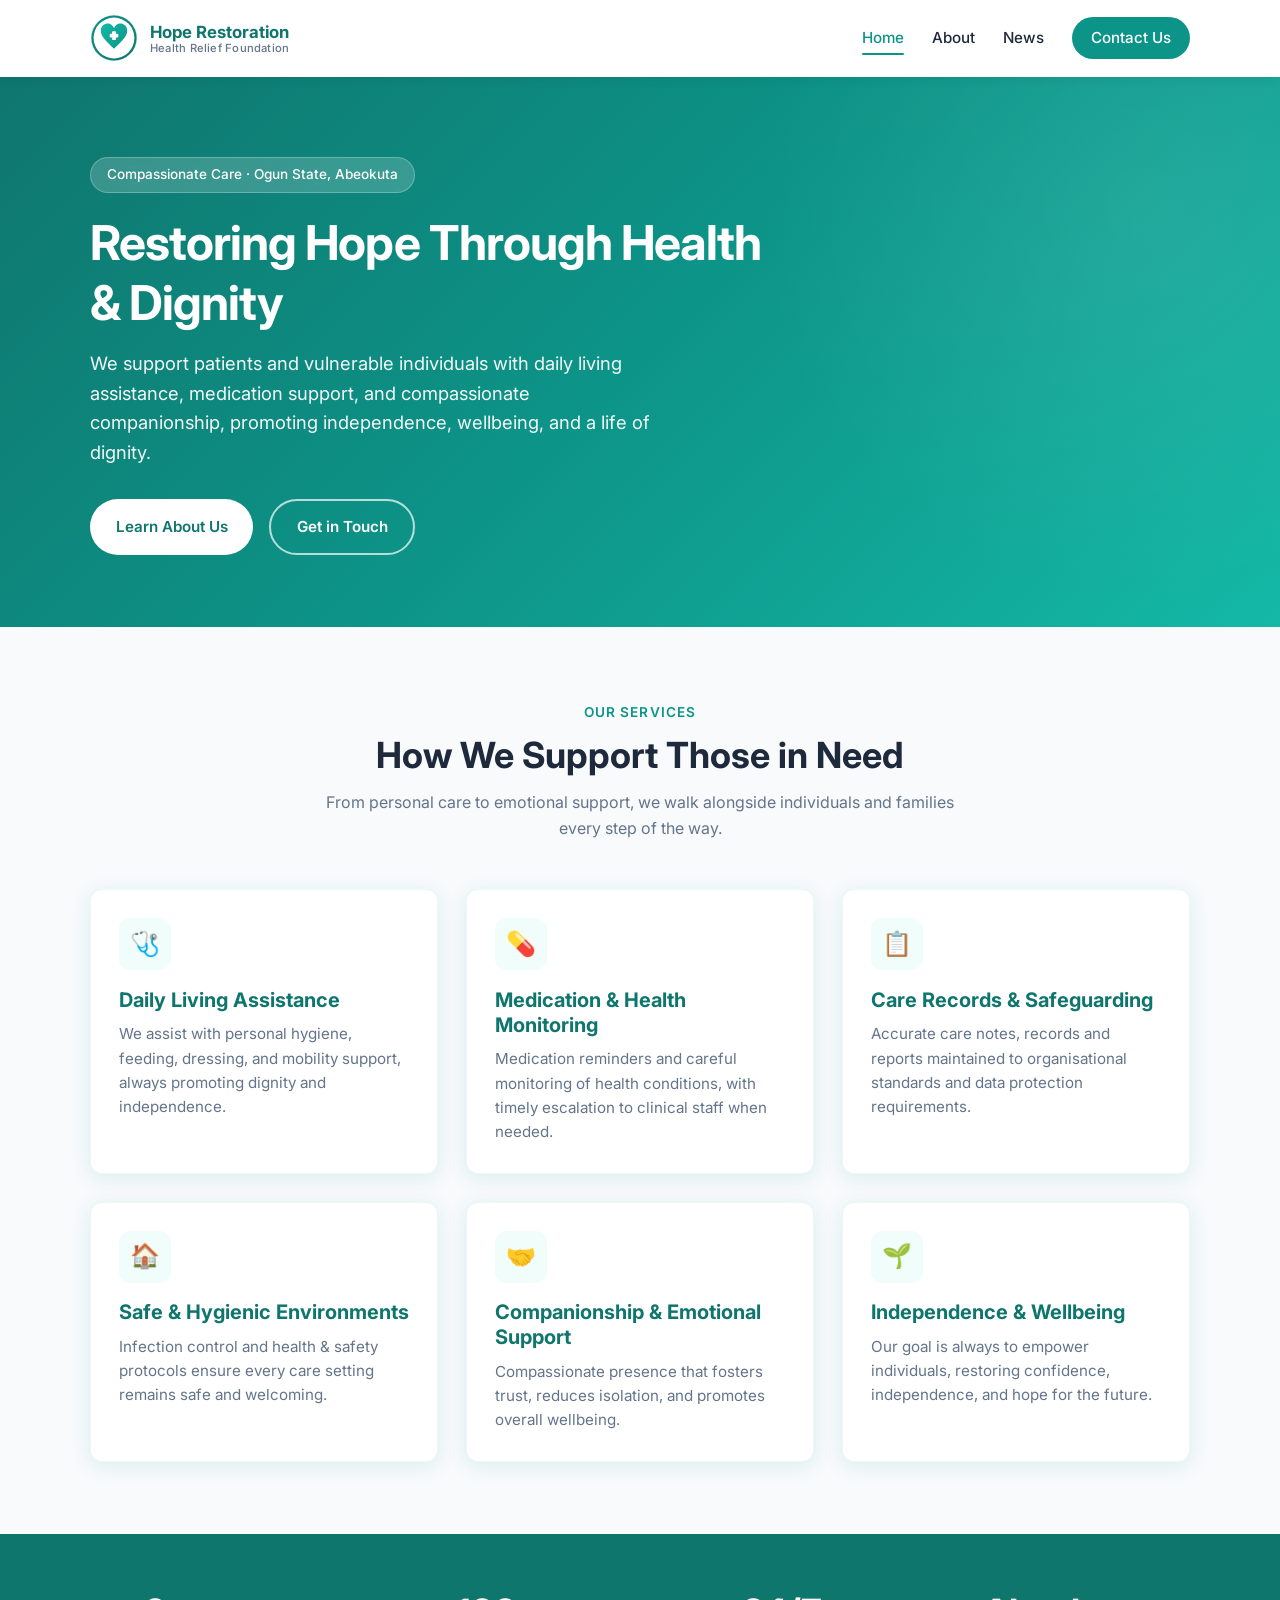
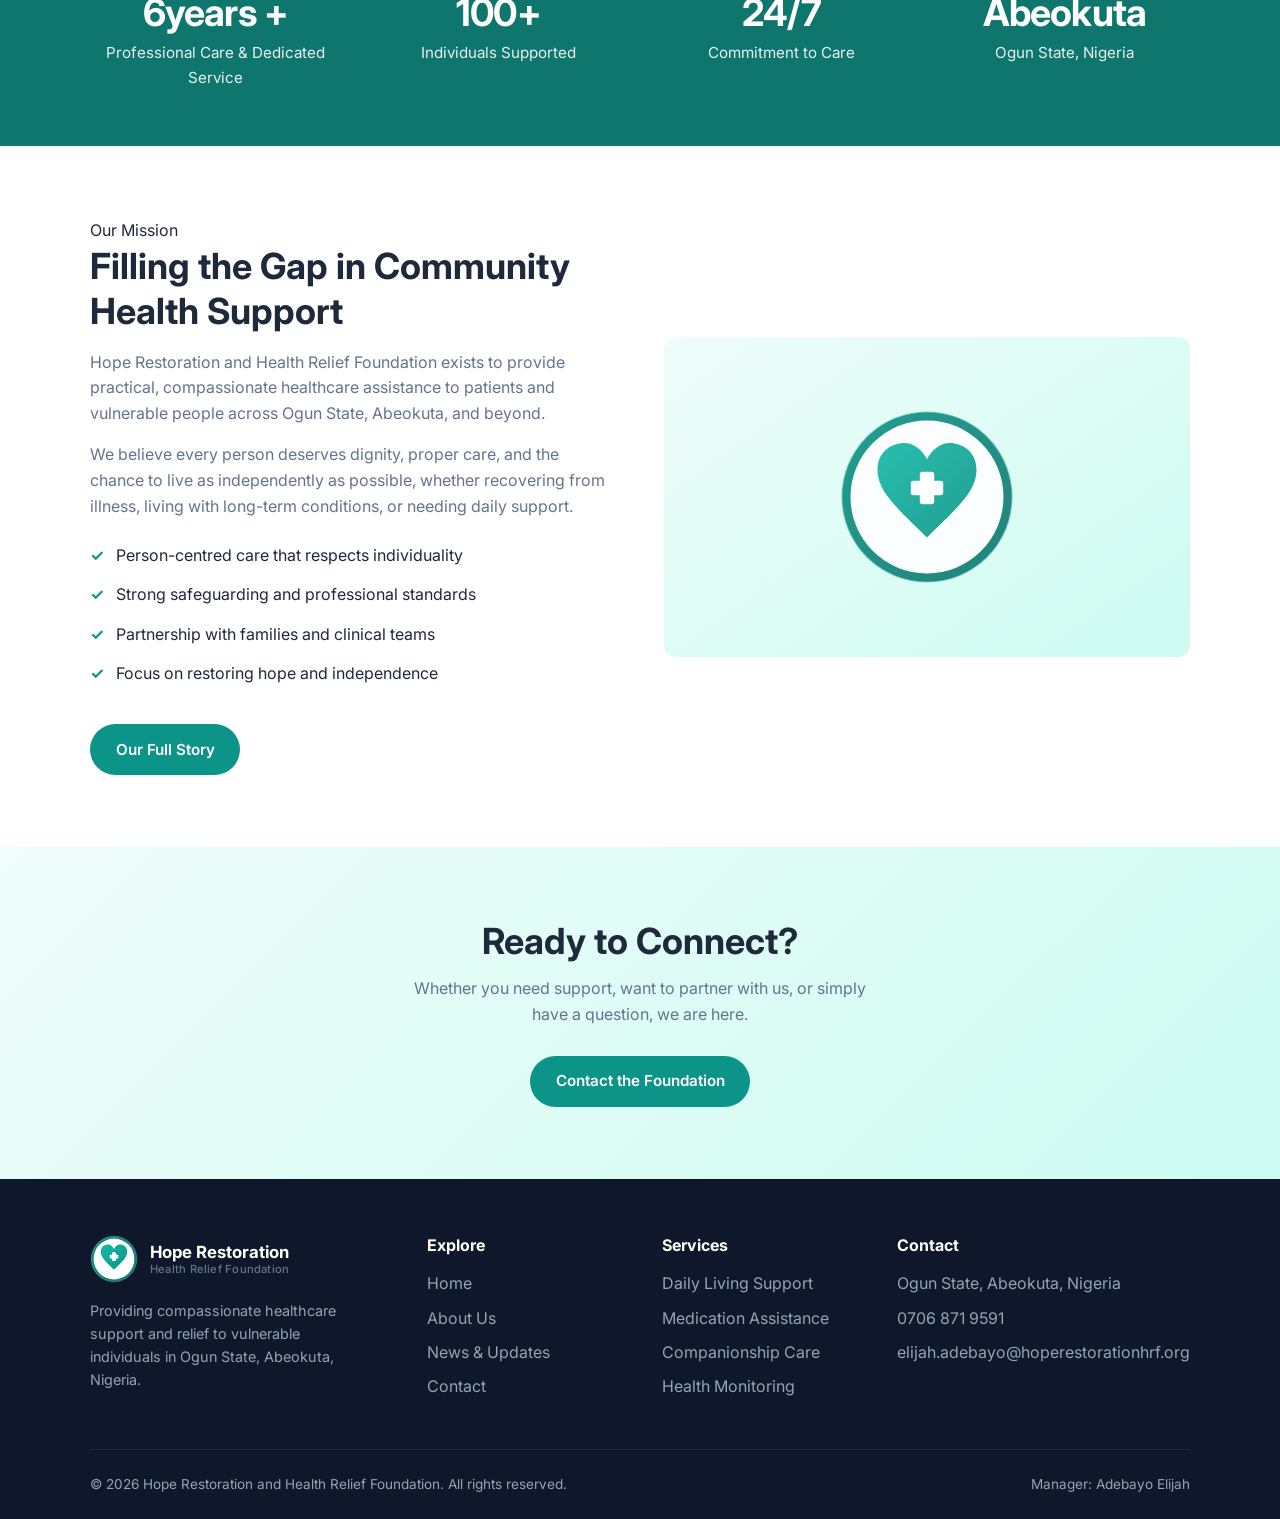
<file: index.html>
<!DOCTYPE html>
<html lang="en">
<head>
  <meta charset="UTF-8" />
  <meta name="viewport" content="width=device-width, initial-scale=1.0" />
  <meta name="description" content="Hope Restoration and Health Relief Foundation: Providing compassionate healthcare support, daily living assistance, and relief for vulnerable individuals in Ogun State, Abeokuta, Nigeria." />
  <meta name="keywords" content="healthcare, health relief, support worker, Ogun State, Abeokuta, Nigeria, NGO, care foundation" />
  <title>Hope Restoration & Health Relief Foundation | Home</title>
  <link rel="icon" href="favicon.svg" type="image/svg+xml" />
  <link rel="preconnect" href="https://fonts.googleapis.com" />
  <link rel="preconnect" href="https://fonts.gstatic.com" crossorigin />
  <link href="https://fonts.googleapis.com/css2?family=Inter:wght@400;500;600;700&display=swap" rel="stylesheet" />
  <link rel="stylesheet" href="css/styles.css" />
</head>
<body>
  <!-- Header -->
  <header class="header">
    <div class="container">
      <nav class="nav" aria-label="Main navigation">
        <a href="index.html" class="logo">
          <img src="images/logo.svg" alt="Hope Restoration Logo" width="48" height="48" />
          <div class="logo-text">
            <span>Hope Restoration</span>
            <span>Health Relief Foundation</span>
          </div>
        </a>
        <button class="menu-toggle" aria-label="Toggle menu" aria-expanded="false">
          <span></span><span></span><span></span>
        </button>
        <div class="nav-links">
          <a href="index.html" class="active">Home</a>
          <a href="about.html">About</a>
          <a href="news.html">News</a>
          <a href="contact.html" class="nav-cta">Contact Us</a>
        </div>
      </nav>
    </div>
  </header>

  <!-- Hero -->
  <section class="hero">
    <div class="container">
      <div class="hero-content">
        <span class="hero-badge">Compassionate Care · Ogun State, Abeokuta</span>
        <h1>Restoring Hope Through Health &amp; Dignity</h1>
        <p>
          We support patients and vulnerable individuals with daily living assistance, 
          medication support, and compassionate companionship, promoting independence, 
          wellbeing, and a life of dignity.
        </p>
        <div class="hero-buttons">
          <a href="about.html" class="btn btn-primary">Learn About Us</a>
          <a href="contact.html" class="btn btn-outline">Get in Touch</a>
        </div>
      </div>
    </div>
  </section>

  <!-- What We Do -->
  <section class="section">
    <div class="container">
      <div class="section-header">
        <span class="eyebrow">Our Services</span>
        <h2>How We Support Those in Need</h2>
        <p>From personal care to emotional support, we walk alongside individuals and families every step of the way.</p>
      </div>
      <div class="cards">
        <article class="card">
          <div class="card-icon" aria-hidden="true">🩺</div>
          <h3>Daily Living Assistance</h3>
          <p>We assist with personal hygiene, feeding, dressing, and mobility support, always promoting dignity and independence.</p>
        </article>
        <article class="card">
          <div class="card-icon" aria-hidden="true">💊</div>
          <h3>Medication &amp; Health Monitoring</h3>
          <p>Medication reminders and careful monitoring of health conditions, with timely escalation to clinical staff when needed.</p>
        </article>
        <article class="card">
          <div class="card-icon" aria-hidden="true">📋</div>
          <h3>Care Records &amp; Safeguarding</h3>
          <p>Accurate care notes, records and reports maintained to organisational standards and data protection requirements.</p>
        </article>
        <article class="card">
          <div class="card-icon" aria-hidden="true">🏠</div>
          <h3>Safe &amp; Hygienic Environments</h3>
          <p>Infection control and health &amp; safety protocols ensure every care setting remains safe and welcoming.</p>
        </article>
        <article class="card">
          <div class="card-icon" aria-hidden="true">🤝</div>
          <h3>Companionship &amp; Emotional Support</h3>
          <p>Compassionate presence that fosters trust, reduces isolation, and promotes overall wellbeing.</p>
        </article>
        <article class="card">
          <div class="card-icon" aria-hidden="true">🌱</div>
          <h3>Independence &amp; Wellbeing</h3>
          <p>Our goal is always to empower individuals, restoring confidence, independence, and hope for the future.</p>
        </article>
      </div>
    </div>
  </section>

  <!-- Stats -->
  <section class="stats">
    <div class="container">
      <div class="stats-grid">
        <div class="stat-item">
          <h3>6years +</h3>
          <p>Professional Care &amp; Dedicated Service</p>
        </div>
        <div class="stat-item">
          <h3>100+</h3>
          <p>Individuals Supported</p>
        </div>
        <div class="stat-item">
          <h3>24/7</h3>
          <p>Commitment to Care</p>
        </div>
        <div class="stat-item">
          <h3>Abeokuta</h3>
          <p>Ogun State, Nigeria</p>
        </div>
      </div>
    </div>
  </section>

  <!-- Mission Preview -->
  <section class="section bg-white">
    <div class="container">
      <div class="mission-grid">
        <div class="mission-content">
          <span class="eyebrow">Our Mission</span>
          <h2>Filling the Gap in Community Health Support</h2>
          <p>
            Hope Restoration and Health Relief Foundation exists to provide practical, 
            compassionate healthcare assistance to patients and vulnerable people across Ogun State, Abeokuta, and beyond.
          </p>
          <p>
            We believe every person deserves dignity, proper care, and the chance to live as independently 
            as possible, whether recovering from illness, living with long-term conditions, or needing daily support.
          </p>
          <ul class="mission-list">
            <li>Person-centred care that respects individuality</li>
            <li>Strong safeguarding and professional standards</li>
            <li>Partnership with families and clinical teams</li>
            <li>Focus on restoring hope and independence</li>
          </ul>
          <a href="about.html" class="btn btn-primary" style="margin-top: 1.5rem; background: var(--primary); color: white;">Our Full Story</a>
        </div>
        <div class="mission-image">
          <img src="images/logo.svg" alt="Hope Restoration logo" width="180" height="180" />
        </div>
      </div>
    </div>
  </section>

  <!-- CTA -->
  <section class="section" style="background: linear-gradient(135deg, #f0fdfa, #ccfbf1);">
    <div class="container text-center">
      <h2>Ready to Connect?</h2>
      <p style="color: var(--text-muted); max-width: 480px; margin: 0.75rem auto 1.75rem;">
        Whether you need support, want to partner with us, or simply have a question, we are here.
      </p>
      <a href="contact.html" class="btn btn-primary" style="background: var(--primary); color: white;">Contact the Foundation</a>
    </div>
  </section>

  <!-- Footer -->
  <footer class="footer">
    <div class="container">
      <div class="footer-grid">
        <div class="footer-brand">
          <a href="index.html" class="logo">
            <img src="images/logo.svg" alt="" width="40" height="40" />
          <div class="logo-text">
              <span style="color: white;">Hope Restoration</span>
              <span>Health Relief Foundation</span>
            </div>
          </a>
          <p>Providing compassionate healthcare support and relief to vulnerable individuals in Ogun State, Abeokuta, Nigeria.</p>
        </div>
        <div>
          <h4>Explore</h4>
          <ul>
            <li><a href="index.html">Home</a></li>
            <li><a href="about.html">About Us</a></li>
            <li><a href="news.html">News &amp; Updates</a></li>
            <li><a href="contact.html">Contact</a></li>
          </ul>
        </div>
        <div>
          <h4>Services</h4>
          <ul>
            <li>Daily Living Support</li>
            <li>Medication Assistance</li>
            <li>Companionship Care</li>
            <li>Health Monitoring</li>
          </ul>
        </div>
        <div>
          <h4>Contact</h4>
          <ul>
            <li>Ogun State, Abeokuta, Nigeria</li>
            <li><a href="tel:+2347068719591">0706 871 9591</a></li>
            <li><a href="mailto:elijah.adebayo@hoperestorationhrf.org">elijah.adebayo@hoperestorationhrf.org</a></li>
          </ul>
        </div>
      </div>
      <div class="footer-bottom">
        <p>&copy; 2026 Hope Restoration and Health Relief Foundation. All rights reserved.</p>
        <p>Manager: Adebayo Elijah</p>
      </div>
    </div>
  </footer>

  <script src="js/main.js"></script>
</body>
</html>
</file>
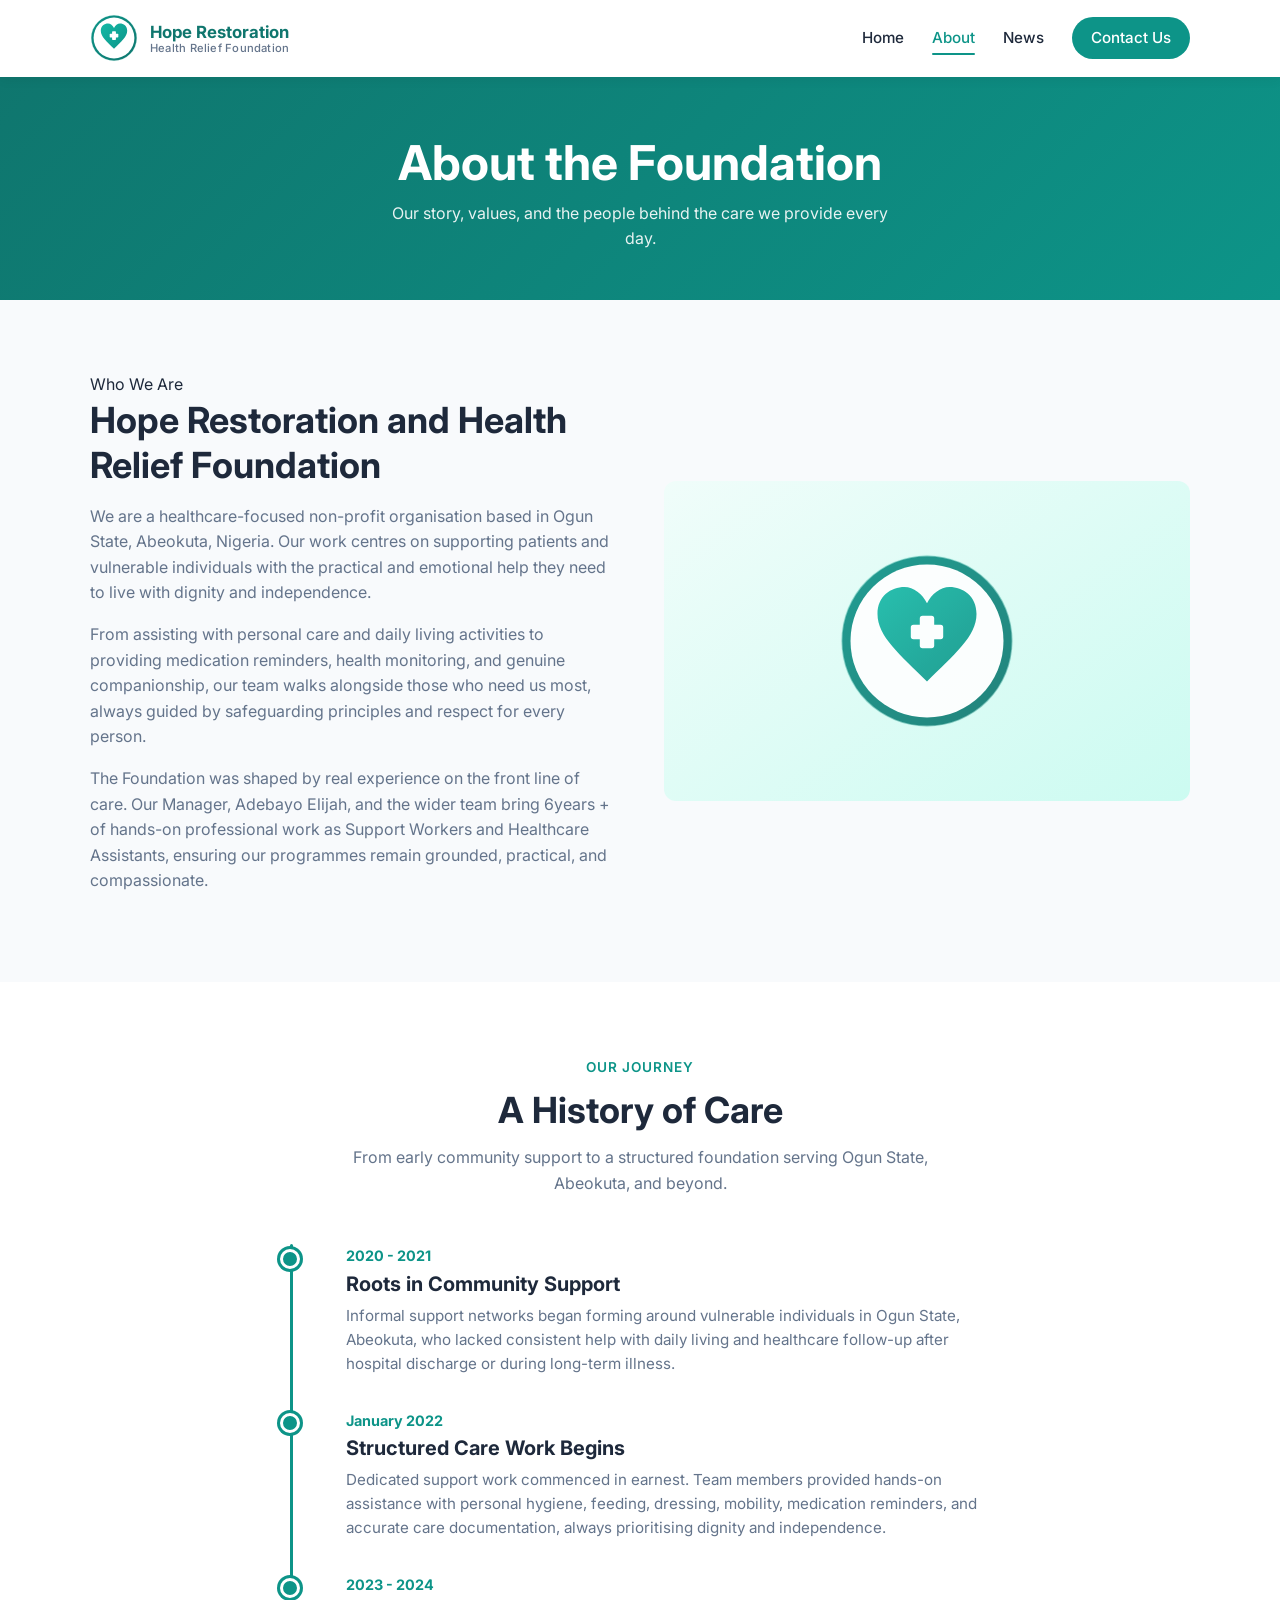
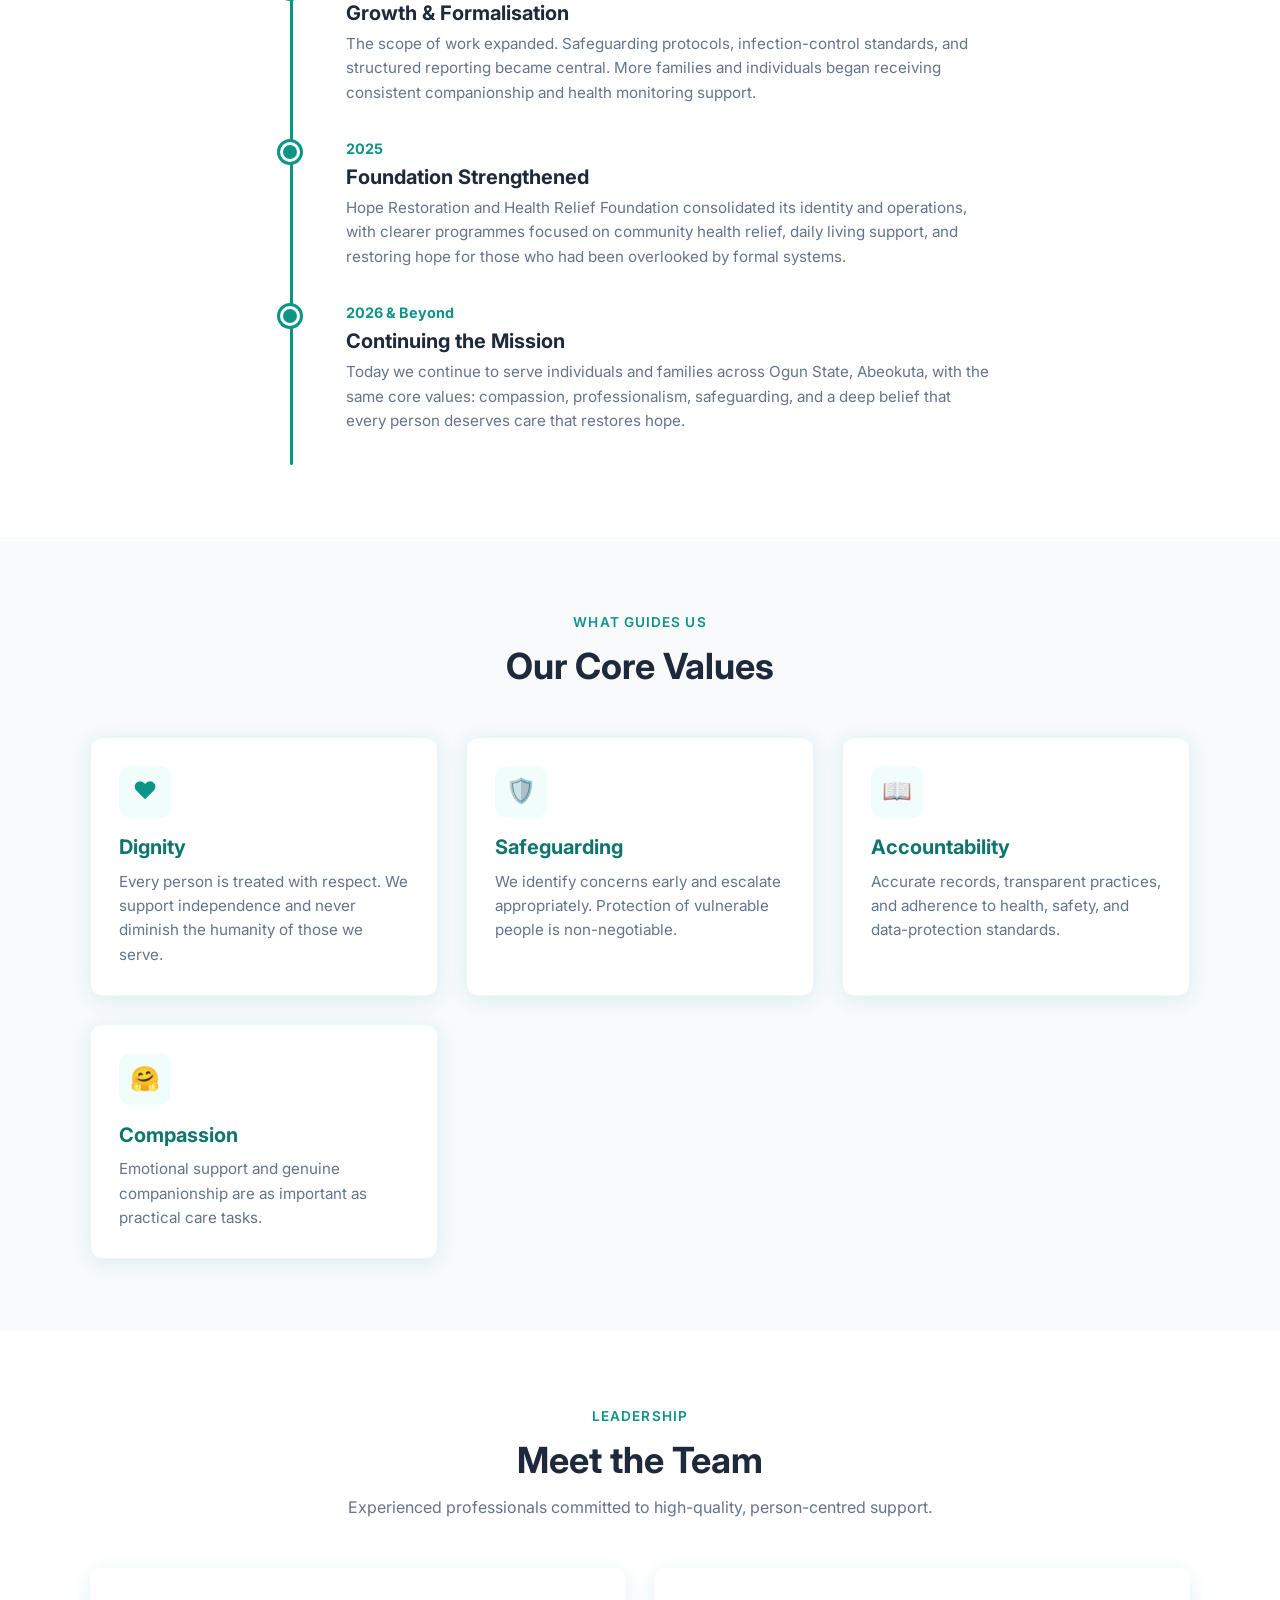
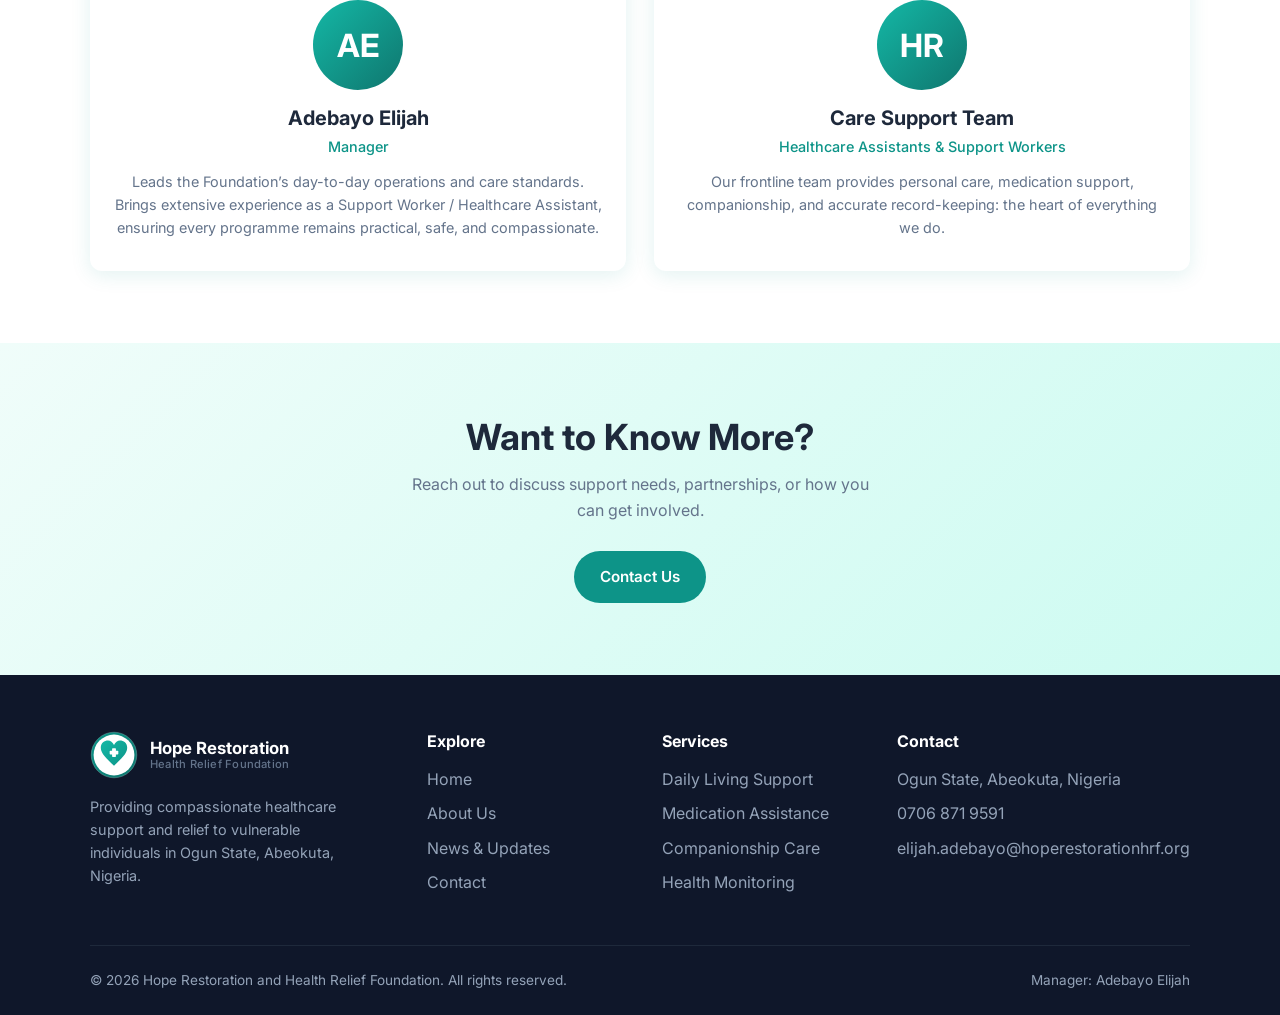
<file: about.html>
<!DOCTYPE html>
<html lang="en">
<head>
  <meta charset="UTF-8" />
  <meta name="viewport" content="width=device-width, initial-scale=1.0" />
  <meta name="description" content="About Hope Restoration and Health Relief Foundation: our history, mission, and the team supporting vulnerable individuals in Ogun State, Abeokuta, Nigeria." />
  <title>About Us | Hope Restoration & Health Relief Foundation</title>
  <link rel="icon" href="favicon.svg" type="image/svg+xml" />
  <link rel="preconnect" href="https://fonts.googleapis.com" />
  <link rel="preconnect" href="https://fonts.gstatic.com" crossorigin />
  <link href="https://fonts.googleapis.com/css2?family=Inter:wght@400;500;600;700&display=swap" rel="stylesheet" />
  <link rel="stylesheet" href="css/styles.css" />
</head>
<body>
  <header class="header">
    <div class="container">
      <nav class="nav" aria-label="Main navigation">
        <a href="index.html" class="logo">
          <img src="images/logo.svg" alt="Hope Restoration Logo" width="48" height="48" />
          <div class="logo-text">
            <span>Hope Restoration</span>
            <span>Health Relief Foundation</span>
          </div>
        </a>
        <button class="menu-toggle" aria-label="Toggle menu" aria-expanded="false">
          <span></span><span></span><span></span>
        </button>
        <div class="nav-links">
          <a href="index.html">Home</a>
          <a href="about.html" class="active">About</a>
          <a href="news.html">News</a>
          <a href="contact.html" class="nav-cta">Contact Us</a>
        </div>
      </nav>
    </div>
  </header>

  <section class="page-hero">
    <div class="container">
      <h1>About the Foundation</h1>
      <p>Our story, values, and the people behind the care we provide every day.</p>
    </div>
  </section>

  <!-- Who We Are -->
  <section class="section">
    <div class="container">
      <div class="mission-grid">
        <div class="mission-content">
          <span class="eyebrow">Who We Are</span>
          <h2>Hope Restoration and Health Relief Foundation</h2>
          <p>
            We are a healthcare-focused non-profit organisation based in Ogun State, Abeokuta, Nigeria. 
            Our work centres on supporting patients and vulnerable individuals with the practical 
            and emotional help they need to live with dignity and independence.
          </p>
          <p>
            From assisting with personal care and daily living activities to providing medication 
            reminders, health monitoring, and genuine companionship, our team walks alongside those 
            who need us most, always guided by safeguarding principles and respect for every person.
          </p>
          <p>
            The Foundation was shaped by real experience on the front line of care. Our Manager, 
            Adebayo Elijah, and the wider team bring 6years + of hands-on professional work as Support Workers and 
            Healthcare Assistants, ensuring our programmes remain grounded, practical, and compassionate.
          </p>
        </div>
        <div class="mission-image">
          <img src="images/logo.svg" alt="Foundation logo" width="180" height="180" />
        </div>
      </div>
    </div>
  </section>

  <!-- History / Timeline -->
  <section class="section bg-white">
    <div class="container">
      <div class="section-header">
        <span class="eyebrow">Our Journey</span>
        <h2>A History of Care</h2>
        <p>From early community support to a structured foundation serving Ogun State, Abeokuta, and beyond.</p>
      </div>
      <div class="timeline">
        <div class="timeline-item">
          <div class="year">2020 - 2021</div>
          <h3>Roots in Community Support</h3>
          <p>
            Informal support networks began forming around vulnerable individuals in Ogun State, Abeokuta, who lacked 
            consistent help with daily living and healthcare follow-up after hospital discharge or during long-term illness.
          </p>
        </div>
        <div class="timeline-item">
          <div class="year">January 2022</div>
          <h3>Structured Care Work Begins</h3>
          <p>
            Dedicated support work commenced in earnest. Team members provided hands-on assistance with 
            personal hygiene, feeding, dressing, mobility, medication reminders, and accurate care documentation, 
            always prioritising dignity and independence.
          </p>
        </div>
        <div class="timeline-item">
          <div class="year">2023 - 2024</div>
          <h3>Growth &amp; Formalisation</h3>
          <p>
            The scope of work expanded. Safeguarding protocols, infection-control standards, and structured 
            reporting became central. More families and individuals began receiving consistent companionship 
            and health monitoring support.
          </p>
        </div>
        <div class="timeline-item">
          <div class="year">2025</div>
          <h3>Foundation Strengthened</h3>
          <p>
            Hope Restoration and Health Relief Foundation consolidated its identity and operations, 
            with clearer programmes focused on community health relief, daily living support, and 
            restoring hope for those who had been overlooked by formal systems.
          </p>
        </div>
        <div class="timeline-item">
          <div class="year">2026 &amp; Beyond</div>
          <h3>Continuing the Mission</h3>
          <p>
            Today we continue to serve individuals and families across Ogun State, Abeokuta, with the same core values: 
            compassion, professionalism, safeguarding, and a deep belief that every person deserves care that restores hope.
          </p>
        </div>
      </div>
    </div>
  </section>

  <!-- Values -->
  <section class="section">
    <div class="container">
      <div class="section-header">
        <span class="eyebrow">What Guides Us</span>
        <h2>Our Core Values</h2>
      </div>
      <div class="cards">
        <article class="card">
          <div class="card-icon">❤️</div>
          <h3>Dignity</h3>
          <p>Every person is treated with respect. We support independence and never diminish the humanity of those we serve.</p>
        </article>
        <article class="card">
          <div class="card-icon">🛡️</div>
          <h3>Safeguarding</h3>
          <p>We identify concerns early and escalate appropriately. Protection of vulnerable people is non-negotiable.</p>
        </article>
        <article class="card">
          <div class="card-icon">📖</div>
          <h3>Accountability</h3>
          <p>Accurate records, transparent practices, and adherence to health, safety, and data-protection standards.</p>
        </article>
        <article class="card">
          <div class="card-icon">🤗</div>
          <h3>Compassion</h3>
          <p>Emotional support and genuine companionship are as important as practical care tasks.</p>
        </article>
      </div>
    </div>
  </section>

  <!-- Team -->
  <section class="section bg-white">
    <div class="container">
      <div class="section-header">
        <span class="eyebrow">Leadership</span>
        <h2>Meet the Team</h2>
        <p>Experienced professionals committed to high-quality, person-centred support.</p>
      </div>
      <div class="team-grid">
        <article class="team-card">
          <div class="team-avatar">AE</div>
          <h3>Adebayo Elijah</h3>
          <p class="role">Manager</p>
          <p>
            Leads the Foundation’s day-to-day operations and care standards. Brings extensive 
            experience as a Support Worker / Healthcare Assistant, ensuring every programme 
            remains practical, safe, and compassionate.
          </p>
        </article>
        <article class="team-card">
          <div class="team-avatar">HR</div>
          <h3>Care Support Team</h3>
          <p class="role">Healthcare Assistants &amp; Support Workers</p>
          <p>
            Our frontline team provides personal care, medication support, companionship, 
            and accurate record-keeping: the heart of everything we do.
          </p>
        </article>
      </div>
    </div>
  </section>

  <!-- CTA -->
  <section class="section" style="background: linear-gradient(135deg, #f0fdfa, #ccfbf1);">
    <div class="container text-center">
      <h2>Want to Know More?</h2>
      <p style="color: var(--text-muted); max-width: 480px; margin: 0.75rem auto 1.75rem;">
        Reach out to discuss support needs, partnerships, or how you can get involved.
      </p>
      <a href="contact.html" class="btn btn-primary" style="background: var(--primary); color: white;">Contact Us</a>
    </div>
  </section>

  <footer class="footer">
    <div class="container">
      <div class="footer-grid">
        <div class="footer-brand">
          <a href="index.html" class="logo">
            <img src="images/logo.svg" alt="" width="40" height="40" />
            <div class="logo-text">
              <span style="color: white;">Hope Restoration</span>
              <span>Health Relief Foundation</span>
            </div>
          </a>
          <p>Providing compassionate healthcare support and relief to vulnerable individuals in Ogun State, Abeokuta, Nigeria.</p>
        </div>
        <div>
          <h4>Explore</h4>
          <ul>
            <li><a href="index.html">Home</a></li>
            <li><a href="about.html">About Us</a></li>
            <li><a href="news.html">News &amp; Updates</a></li>
            <li><a href="contact.html">Contact</a></li>
          </ul>
        </div>
        <div>
          <h4>Services</h4>
          <ul>
            <li>Daily Living Support</li>
            <li>Medication Assistance</li>
            <li>Companionship Care</li>
            <li>Health Monitoring</li>
          </ul>
        </div>
        <div>
          <h4>Contact</h4>
          <ul>
            <li>Ogun State, Abeokuta, Nigeria</li>
            <li><a href="tel:+2347068719591">0706 871 9591</a></li>
            <li><a href="mailto:elijah.adebayo@hoperestorationhrf.org">elijah.adebayo@hoperestorationhrf.org</a></li>
          </ul>
        </div>
      </div>
      <div class="footer-bottom">
        <p>&copy; 2026 Hope Restoration and Health Relief Foundation. All rights reserved.</p>
        <p>Manager: Adebayo Elijah</p>
      </div>
    </div>
  </footer>

  <script src="js/main.js"></script>
</body>
</html>
</file>
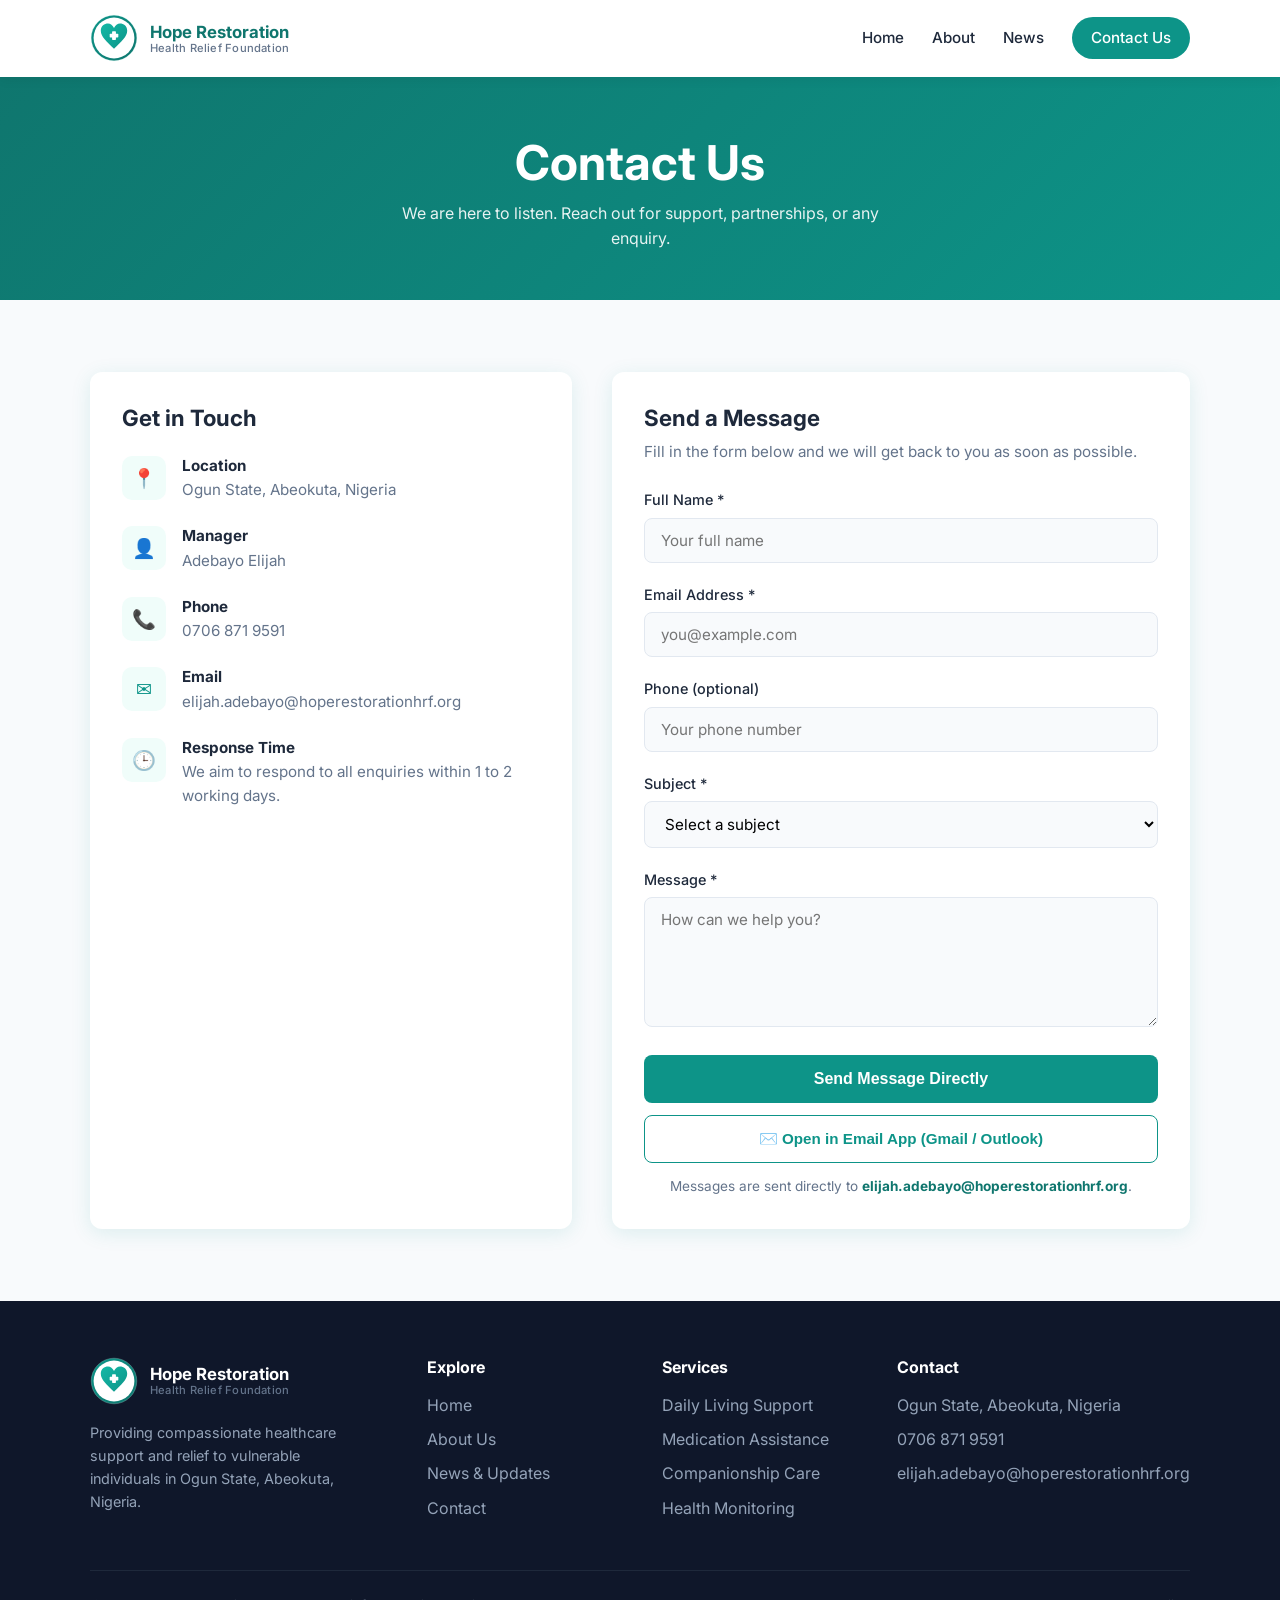
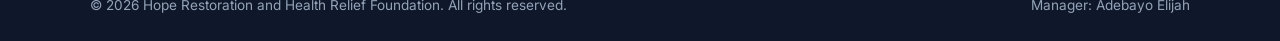
<file: contact.html>
<!DOCTYPE html>
<html lang="en">
<head>
  <meta charset="UTF-8" />
  <meta name="viewport" content="width=device-width, initial-scale=1.0" />
  <meta name="description" content="Contact Hope Restoration and Health Relief Foundation: Adebayo Elijah, Ogun State, Abeokuta, Nigeria. Phone 07068719591, email elijah.adebayo@hoperestorationhrf.org" />
  <title>Contact Us | Hope Restoration & Health Relief Foundation</title>
  <link rel="icon" href="favicon.svg" type="image/svg+xml" />
  <link rel="preconnect" href="https://fonts.googleapis.com" />
  <link rel="preconnect" href="https://fonts.gstatic.com" crossorigin />
  <link href="https://fonts.googleapis.com/css2?family=Inter:wght@400;500;600;700&display=swap" rel="stylesheet" />
  <link rel="stylesheet" href="css/styles.css" />
</head>
<body>
  <header class="header">
    <div class="container">
      <nav class="nav" aria-label="Main navigation">
        <a href="index.html" class="logo">
          <img src="images/logo.svg" alt="Hope Restoration Logo" width="48" height="48" />
          <div class="logo-text">
            <span>Hope Restoration</span>
            <span>Health Relief Foundation</span>
          </div>
        </a>
        <button class="menu-toggle" aria-label="Toggle menu" aria-expanded="false">
          <span></span><span></span><span></span>
        </button>
        <div class="nav-links">
          <a href="index.html">Home</a>
          <a href="about.html">About</a>
          <a href="news.html">News</a>
          <a href="contact.html" class="nav-cta active">Contact Us</a>
        </div>
      </nav>
    </div>
  </header>

  <section class="page-hero">
    <div class="container">
      <h1>Contact Us</h1>
      <p>We are here to listen. Reach out for support, partnerships, or any enquiry.</p>
    </div>
  </section>

  <section class="section">
    <div class="container">
      <div class="contact-grid">
        <div class="contact-info">
          <h2 style="margin-bottom: 1.5rem; font-size: 1.4rem;">Get in Touch</h2>
          
          <div class="contact-item">
            <div class="contact-icon" aria-hidden="true">📍</div>
            <div>
              <h4>Location</h4>
              <p>Ogun State, Abeokuta, Nigeria</p>
            </div>
          </div>

          <div class="contact-item">
            <div class="contact-icon" aria-hidden="true">👤</div>
            <div>
              <h4>Manager</h4>
              <p>Adebayo Elijah</p>
            </div>
          </div>

          <div class="contact-item">
            <div class="contact-icon" aria-hidden="true">📞</div>
            <div>
              <h4>Phone</h4>
              <p><a href="tel:+2347068719591">0706 871 9591</a></p>
            </div>
          </div>

          <div class="contact-item">
            <div class="contact-icon" aria-hidden="true">✉️</div>
            <div>
              <h4>Email</h4>
              <p><a href="mailto:elijah.adebayo@hoperestorationhrf.org">elijah.adebayo@hoperestorationhrf.org</a></p>
            </div>
          </div>

          <div class="contact-item">
            <div class="contact-icon" aria-hidden="true">🕒</div>
            <div>
              <h4>Response Time</h4>
              <p>We aim to respond to all enquiries within 1 to 2 working days.</p>
            </div>
          </div>
        </div>

        <div class="contact-form">
          <h2 style="margin-bottom: 0.5rem; font-size: 1.4rem;">Send a Message</h2>
          <p style="color: var(--text-muted); font-size: 0.95rem; margin-bottom: 1.5rem;">
            Fill in the form below and we will get back to you as soon as possible.
          </p>
          <form id="contact-form" action="https://formsubmit.co/elijah.adebayo@hoperestorationhrf.org" method="POST" novalidate>
            <!-- FormSubmit configuration -->
            <input type="hidden" name="_subject" id="form-subject-hidden" value="New Contact Enquiry - Hope Restoration HRF" />
            <input type="hidden" name="_captcha" value="false" />
            <input type="hidden" name="_template" value="table" />

            <div id="form-status" class="form-status" role="alert" style="display: none;"></div>

            <div class="form-group">
              <label for="name">Full Name *</label>
              <input type="text" id="name" name="name" required placeholder="Your full name" />
            </div>
            <div class="form-group">
              <label for="email">Email Address *</label>
              <input type="email" id="email" name="email" required placeholder="you@example.com" />
            </div>
            <div class="form-group">
              <label for="phone">Phone (optional)</label>
              <input type="tel" id="phone" name="phone" placeholder="Your phone number" />
            </div>
            <div class="form-group">
              <label for="subject">Subject *</label>
              <select id="subject" name="subject" required>
                <option value="" disabled selected>Select a subject</option>
                <option value="support">Request for Support / Care</option>
                <option value="partnership">Partnership / Collaboration</option>
                <option value="volunteer">Volunteering</option>
                <option value="general">General Enquiry</option>
                <option value="other">Other</option>
              </select>
            </div>
            <div class="form-group">
              <label for="message">Message *</label>
              <textarea id="message" name="message" required placeholder="How can we help you?"></textarea>
            </div>

            <div class="form-actions">
              <button type="submit" class="btn btn-submit" id="submit-btn">
                <span id="submit-btn-text">Send Message Directly</span>
              </button>
              <button type="button" class="btn btn-email-client" id="mailto-btn">
                <span>✉️ Open in Email App (Gmail / Outlook)</span>
              </button>
            </div>
            <p class="form-hint">
              Messages are sent directly to <strong>elijah.adebayo@hoperestorationhrf.org</strong>.
            </p>
          </form>
        </div>
      </div>
    </div>
  </section>

  <footer class="footer">
    <div class="container">
      <div class="footer-grid">
        <div class="footer-brand">
          <a href="index.html" class="logo">
            <img src="images/logo.svg" alt="" width="40" height="40" />
            <div class="logo-text">
              <span style="color: white;">Hope Restoration</span>
              <span>Health Relief Foundation</span>
            </div>
          </a>
          <p>Providing compassionate healthcare support and relief to vulnerable individuals in Ogun State, Abeokuta, Nigeria.</p>
        </div>
        <div>
          <h4>Explore</h4>
          <ul>
            <li><a href="index.html">Home</a></li>
            <li><a href="about.html">About Us</a></li>
            <li><a href="news.html">News &amp; Updates</a></li>
            <li><a href="contact.html">Contact</a></li>
          </ul>
        </div>
        <div>
          <h4>Services</h4>
          <ul>
            <li>Daily Living Support</li>
            <li>Medication Assistance</li>
            <li>Companionship Care</li>
            <li>Health Monitoring</li>
          </ul>
        </div>
        <div>
          <h4>Contact</h4>
          <ul>
            <li>Ogun State, Abeokuta, Nigeria</li>
            <li><a href="tel:+2347068719591">0706 871 9591</a></li>
            <li><a href="mailto:elijah.adebayo@hoperestorationhrf.org">elijah.adebayo@hoperestorationhrf.org</a></li>
          </ul>
        </div>
      </div>
      <div class="footer-bottom">
        <p>&copy; 2026 Hope Restoration and Health Relief Foundation. All rights reserved.</p>
        <p>Manager: Adebayo Elijah</p>
      </div>
    </div>
  </footer>

  <script src="js/main.js"></script>
</body>
</html>
</file>
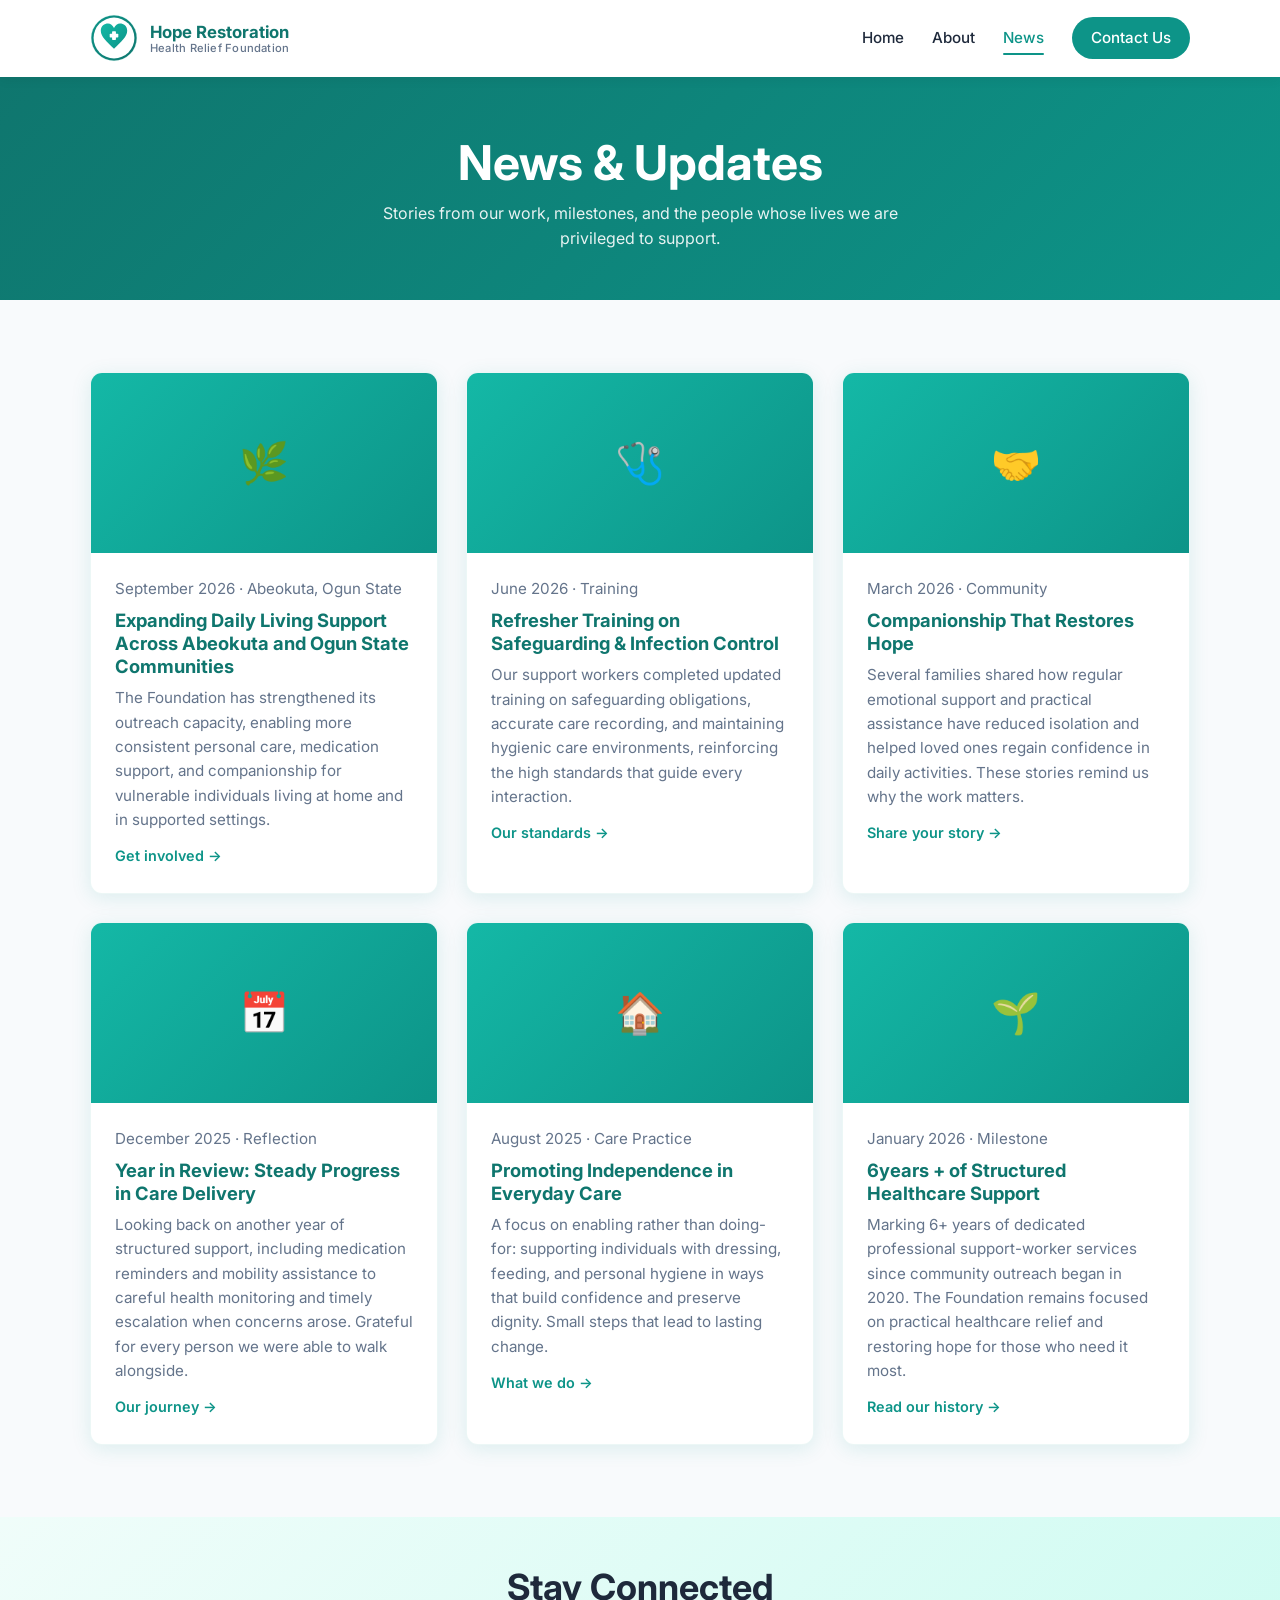
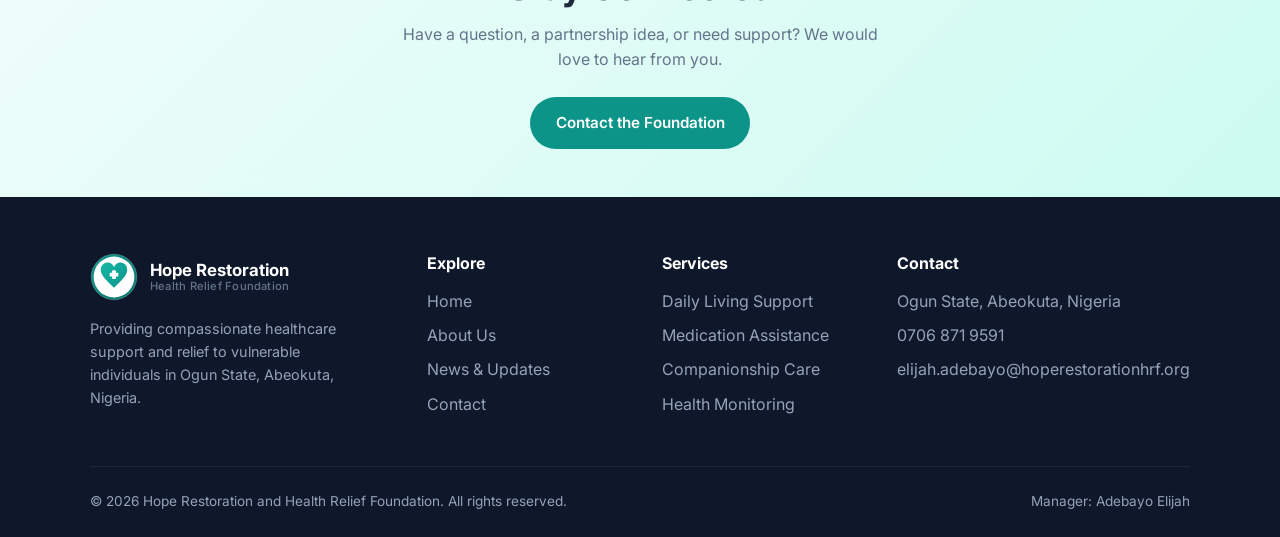
<file: news.html>
<!DOCTYPE html>
<html lang="en">
<head>
  <meta charset="UTF-8" />
  <meta name="viewport" content="width=device-width, initial-scale=1.0" />
  <meta name="description" content="News and updates from Hope Restoration and Health Relief Foundation: stories of care, community impact, and progress in Ogun State, Abeokuta, Nigeria." />
  <title>News &amp; Updates | Hope Restoration & Health Relief Foundation</title>
  <link rel="icon" href="favicon.svg" type="image/svg+xml" />
  <link rel="preconnect" href="https://fonts.googleapis.com" />
  <link rel="preconnect" href="https://fonts.gstatic.com" crossorigin />
  <link href="https://fonts.googleapis.com/css2?family=Inter:wght@400;500;600;700&display=swap" rel="stylesheet" />
  <link rel="stylesheet" href="css/styles.css" />
</head>
<body>
  <header class="header">
    <div class="container">
      <nav class="nav" aria-label="Main navigation">
        <a href="index.html" class="logo">
          <img src="images/logo.svg" alt="Hope Restoration Logo" width="48" height="48" />
          <div class="logo-text">
            <span>Hope Restoration</span>
            <span>Health Relief Foundation</span>
          </div>
        </a>
        <button class="menu-toggle" aria-label="Toggle menu" aria-expanded="false">
          <span></span><span></span><span></span>
        </button>
        <div class="nav-links">
          <a href="index.html">Home</a>
          <a href="about.html">About</a>
          <a href="news.html" class="active">News</a>
          <a href="contact.html" class="nav-cta">Contact Us</a>
        </div>
      </nav>
    </div>
  </header>

  <section class="page-hero">
    <div class="container">
      <h1>News &amp; Updates</h1>
      <p>Stories from our work, milestones, and the people whose lives we are privileged to support.</p>
    </div>
  </section>

  <section class="section">
    <div class="container">
      <div class="cards">
        <article class="card news-card">
          <div class="news-img" aria-hidden="true">🌿</div>
          <div class="news-body">
            <p class="news-meta">September 2026 · Abeokuta, Ogun State</p>
            <h3>Expanding Daily Living Support Across Abeokuta and Ogun State Communities</h3>
            <p>
              The Foundation has strengthened its outreach capacity, enabling more consistent 
              personal care, medication support, and companionship for vulnerable individuals 
              living at home and in supported settings.
            </p>
            <a href="contact.html" class="read-more">Get involved →</a>
          </div>
        </article>

        <article class="card news-card">
          <div class="news-img" aria-hidden="true">🩺</div>
          <div class="news-body">
            <p class="news-meta">June 2026 · Training</p>
            <h3>Refresher Training on Safeguarding &amp; Infection Control</h3>
            <p>
              Our support workers completed updated training on safeguarding obligations, 
              accurate care recording, and maintaining hygienic care environments, reinforcing 
              the high standards that guide every interaction.
            </p>
            <a href="about.html" class="read-more">Our standards →</a>
          </div>
        </article>

        <article class="card news-card">
          <div class="news-img" aria-hidden="true">🤝</div>
          <div class="news-body">
            <p class="news-meta">March 2026 · Community</p>
            <h3>Companionship That Restores Hope</h3>
            <p>
              Several families shared how regular emotional support and practical assistance 
              have reduced isolation and helped loved ones regain confidence in daily activities. 
              These stories remind us why the work matters.
            </p>
            <a href="contact.html" class="read-more">Share your story →</a>
          </div>
        </article>

        <article class="card news-card">
          <div class="news-img" aria-hidden="true">📅</div>
          <div class="news-body">
            <p class="news-meta">December 2025 · Reflection</p>
            <h3>Year in Review: Steady Progress in Care Delivery</h3>
            <p>
              Looking back on another year of structured support, including medication reminders 
              and mobility assistance to careful health monitoring and timely escalation when 
              concerns arose. Grateful for every person we were able to walk alongside.
            </p>
            <a href="about.html" class="read-more">Our journey →</a>
          </div>
        </article>

        <article class="card news-card">
          <div class="news-img" aria-hidden="true">🏠</div>
          <div class="news-body">
            <p class="news-meta">August 2025 · Care Practice</p>
            <h3>Promoting Independence in Everyday Care</h3>
            <p>
              A focus on enabling rather than doing-for: supporting individuals with dressing, 
              feeding, and personal hygiene in ways that build confidence and preserve dignity. 
              Small steps that lead to lasting change.
            </p>
            <a href="index.html" class="read-more">What we do →</a>
          </div>
        </article>

        <article class="card news-card">
          <div class="news-img" aria-hidden="true">🌱</div>
          <div class="news-body">
            <p class="news-meta">January 2026 · Milestone</p>
            <h3>6years + of Structured Healthcare Support</h3>
            <p>
              Marking 6+ years of dedicated professional support-worker services since community 
              outreach began in 2020. The Foundation remains focused on practical healthcare relief 
              and restoring hope for those who need it most.
            </p>
            <a href="about.html" class="read-more">Read our history →</a>
          </div>
        </article>
      </div>
    </div>
  </section>

  <section class="section" style="background: linear-gradient(135deg, #f0fdfa, #ccfbf1); padding-top: 3rem; padding-bottom: 3rem;">
    <div class="container text-center">
      <h2>Stay Connected</h2>
      <p style="color: var(--text-muted); max-width: 480px; margin: 0.75rem auto 1.5rem;">
        Have a question, a partnership idea, or need support? We would love to hear from you.
      </p>
      <a href="contact.html" class="btn btn-primary" style="background: var(--primary); color: white;">Contact the Foundation</a>
    </div>
  </section>

  <footer class="footer">
    <div class="container">
      <div class="footer-grid">
        <div class="footer-brand">
          <a href="index.html" class="logo">
            <img src="images/logo.svg" alt="" width="40" height="40" />
            <div class="logo-text">
              <span style="color: white;">Hope Restoration</span>
              <span>Health Relief Foundation</span>
            </div>
          </a>
          <p>Providing compassionate healthcare support and relief to vulnerable individuals in Ogun State, Abeokuta, Nigeria.</p>
        </div>
        <div>
          <h4>Explore</h4>
          <ul>
            <li><a href="index.html">Home</a></li>
            <li><a href="about.html">About Us</a></li>
            <li><a href="news.html">News &amp; Updates</a></li>
            <li><a href="contact.html">Contact</a></li>
          </ul>
        </div>
        <div>
          <h4>Services</h4>
          <ul>
            <li>Daily Living Support</li>
            <li>Medication Assistance</li>
            <li>Companionship Care</li>
            <li>Health Monitoring</li>
          </ul>
        </div>
        <div>
          <h4>Contact</h4>
          <ul>
            <li>Ogun State, Abeokuta, Nigeria</li>
            <li><a href="tel:+2347068719591">0706 871 9591</a></li>
            <li><a href="mailto:elijah.adebayo@hoperestorationhrf.org">elijah.adebayo@hoperestorationhrf.org</a></li>
          </ul>
        </div>
      </div>
      <div class="footer-bottom">
        <p>&copy; 2026 Hope Restoration and Health Relief Foundation. All rights reserved.</p>
        <p>Manager: Adebayo Elijah</p>
      </div>
    </div>
  </footer>

  <script src="js/main.js"></script>
</body>
</html>
</file>
<file: css/styles.css>
/* Hope Restoration and Health Relief Foundation - Main Styles */

:root {
  --primary: #0d9488;
  --primary-dark: #0f766e;
  --primary-light: #14b8a6;
  --accent: #f0fdfa;
  --text: #1e293b;
  --text-muted: #64748b;
  --white: #ffffff;
  --bg: #f8fafc;
  --shadow: 0 4px 20px rgba(13, 148, 136, 0.12);
  --shadow-lg: 0 10px 40px rgba(13, 148, 136, 0.15);
  --radius: 12px;
  --transition: all 0.3s ease;
}

* {
  margin: 0;
  padding: 0;
  box-sizing: border-box;
}

html {
  scroll-behavior: smooth;
}

body {
  font-family: 'Inter', 'Segoe UI', system-ui, -apple-system, sans-serif;
  color: var(--text);
  background: var(--bg);
  line-height: 1.6;
  overflow-x: hidden;
}

img {
  max-width: 100%;
  height: auto;
  display: block;
}

a {
  text-decoration: none;
  color: inherit;
  transition: var(--transition);
}

ul {
  list-style: none;
}

/* Typography */
h1, h2, h3, h4 {
  font-weight: 700;
  line-height: 1.25;
  color: var(--text);
}

h1 { font-size: clamp(2rem, 5vw, 3rem); }
h2 { font-size: clamp(1.6rem, 4vw, 2.25rem); }
h3 { font-size: 1.25rem; }

.container {
  width: 100%;
  max-width: 1140px;
  margin: 0 auto;
  padding: 0 1.25rem;
}

/* Header & Nav */
.header {
  background: var(--white);
  box-shadow: 0 2px 12px rgba(0,0,0,0.06);
  position: sticky;
  top: 0;
  z-index: 1000;
}

.nav {
  display: flex;
  align-items: center;
  justify-content: space-between;
  padding: 0.9rem 0;
  gap: 1rem;
}

.logo {
  display: flex;
  align-items: center;
  gap: 0.75rem;
  font-weight: 700;
  font-size: 1.1rem;
  color: var(--primary-dark);
}

.logo img {
  width: 48px;
  height: 48px;
}

.logo-text {
  display: flex;
  flex-direction: column;
  line-height: 1.2;
}

.logo-text span:first-child {
  font-size: 1.05rem;
}

.logo-text span:last-child {
  font-size: 0.7rem;
  font-weight: 500;
  color: var(--text-muted);
  letter-spacing: 0.02em;
}

.nav-links {
  display: flex;
  align-items: center;
  gap: 1.75rem;
}

.nav-links a {
  font-weight: 500;
  font-size: 0.95rem;
  color: var(--text);
  position: relative;
}

.nav-links a:hover,
.nav-links a.active {
  color: var(--primary);
}

.nav-links a.active::after,
.nav-links a:hover::after {
  content: '';
  position: absolute;
  bottom: -4px;
  left: 0;
  width: 100%;
  height: 2px;
  background: var(--primary);
  border-radius: 2px;
}

.nav-cta {
  background: var(--primary);
  color: var(--white) !important;
  padding: 0.55rem 1.2rem;
  border-radius: 50px;
  font-weight: 600;
}

.nav-cta:hover {
  background: var(--primary-dark);
  transform: translateY(-1px);
}

.nav-cta::after {
  display: none !important;
}

.menu-toggle {
  display: none;
  flex-direction: column;
  gap: 5px;
  background: none;
  border: none;
  cursor: pointer;
  padding: 4px;
}

.menu-toggle span {
  width: 24px;
  height: 2.5px;
  background: var(--text);
  border-radius: 2px;
  transition: var(--transition);
}

/* Hero */
.hero {
  background: linear-gradient(135deg, #0f766e 0%, #0d9488 50%, #14b8a6 100%);
  color: var(--white);
  padding: 5rem 0 4.5rem;
  position: relative;
  overflow: hidden;
}

.hero::before {
  content: '';
  position: absolute;
  top: -50%;
  right: -20%;
  width: 60%;
  height: 150%;
  background: radial-gradient(circle, rgba(255,255,255,0.08) 0%, transparent 70%);
  pointer-events: none;
}

.hero-content {
  position: relative;
  z-index: 1;
  max-width: 700px;
}

.hero-badge {
  display: inline-block;
  background: rgba(255,255,255,0.18);
  backdrop-filter: blur(8px);
  padding: 0.4rem 1rem;
  border-radius: 50px;
  font-size: 0.85rem;
  font-weight: 500;
  margin-bottom: 1.25rem;
  border: 1px solid rgba(255,255,255,0.25);
}

.hero h1 {
  color: var(--white);
  margin-bottom: 1rem;
  letter-spacing: -0.02em;
}

.hero p {
  font-size: 1.15rem;
  opacity: 0.95;
  margin-bottom: 2rem;
  max-width: 560px;
}

.hero-buttons {
  display: flex;
  flex-wrap: wrap;
  gap: 1rem;
}

.btn {
  display: inline-flex;
  align-items: center;
  gap: 0.5rem;
  padding: 0.85rem 1.6rem;
  border-radius: 50px;
  font-weight: 600;
  font-size: 0.95rem;
  border: none;
  cursor: pointer;
  transition: var(--transition);
}

.btn-primary {
  background: var(--white);
  color: var(--primary-dark);
}

.btn-primary:hover {
  transform: translateY(-2px);
  box-shadow: 0 8px 25px rgba(0,0,0,0.15);
}

.btn-outline {
  background: transparent;
  color: var(--white);
  border: 2px solid rgba(255,255,255,0.7);
}

.btn-outline:hover {
  background: rgba(255,255,255,0.12);
  border-color: var(--white);
}

/* Sections */
.section {
  padding: 4.5rem 0;
}

.section-header {
  text-align: center;
  max-width: 640px;
  margin: 0 auto 3rem;
}

.section-header .eyebrow {
  display: inline-block;
  color: var(--primary);
  font-weight: 600;
  font-size: 0.85rem;
  text-transform: uppercase;
  letter-spacing: 0.08em;
  margin-bottom: 0.6rem;
}

.section-header p {
  color: var(--text-muted);
  margin-top: 0.75rem;
}

/* Cards grid */
.cards {
  display: grid;
  grid-template-columns: repeat(auto-fit, minmax(280px, 1fr));
  gap: 1.75rem;
}

.card {
  background: var(--white);
  border-radius: var(--radius);
  padding: 1.75rem;
  box-shadow: var(--shadow);
  transition: var(--transition);
  border: 1px solid rgba(13, 148, 136, 0.08);
}

.card:hover {
  transform: translateY(-4px);
  box-shadow: var(--shadow-lg);
}

.card-icon {
  width: 52px;
  height: 52px;
  background: var(--accent);
  border-radius: 12px;
  display: flex;
  align-items: center;
  justify-content: center;
  margin-bottom: 1.1rem;
  color: var(--primary);
  font-size: 1.5rem;
}

.card h3 {
  margin-bottom: 0.6rem;
  color: var(--primary-dark);
}

.card p {
  color: var(--text-muted);
  font-size: 0.95rem;
}

/* Stats */
.stats {
  background: var(--primary-dark);
  color: var(--white);
  padding: 3.5rem 0;
}

.stats-grid {
  display: grid;
  grid-template-columns: repeat(auto-fit, minmax(180px, 1fr));
  gap: 2rem;
  text-align: center;
}

.stat-item h3 {
  font-size: clamp(1.85rem, 3.2vw, 2.35rem);
  font-weight: 700;
  color: var(--white);
  margin-bottom: 0.3rem;
  letter-spacing: -0.02em;
}

.stat-item p {
  opacity: 0.9;
  font-size: 0.95rem;
}

/* About preview / Mission */
.mission-grid {
  display: grid;
  grid-template-columns: 1fr 1fr;
  gap: 3rem;
  align-items: center;
}

.mission-content h2 {
  margin-bottom: 1rem;
}

.mission-content p {
  color: var(--text-muted);
  margin-bottom: 1rem;
}

.mission-list {
  margin-top: 1.5rem;
}

.mission-list li {
  display: flex;
  align-items: flex-start;
  gap: 0.75rem;
  margin-bottom: 0.85rem;
  color: var(--text);
}

.mission-list li::before {
  content: '✓';
  color: var(--primary);
  font-weight: 700;
  flex-shrink: 0;
}

.mission-image {
  background: linear-gradient(145deg, var(--accent), #ccfbf1);
  border-radius: var(--radius);
  padding: 2.5rem;
  display: flex;
  align-items: center;
  justify-content: center;
  min-height: 320px;
}

.mission-image img {
  width: 180px;
  opacity: 0.9;
}

/* News cards */
.news-card {
  overflow: hidden;
  padding: 0;
}

.news-card .news-img {
  height: 180px;
  background: linear-gradient(135deg, var(--primary-light), var(--primary));
  display: flex;
  align-items: center;
  justify-content: center;
  color: white;
  font-size: 2.5rem;
}

.news-card .news-body {
  padding: 1.5rem;
}

.news-meta {
  font-size: 0.8rem;
  color: var(--text-muted);
  margin-bottom: 0.5rem;
}

.news-card h3 {
  margin-bottom: 0.5rem;
  font-size: 1.15rem;
}

.news-card a.read-more {
  color: var(--primary);
  font-weight: 600;
  font-size: 0.9rem;
  display: inline-flex;
  align-items: center;
  gap: 0.3rem;
  margin-top: 0.75rem;
}

.news-card a.read-more:hover {
  gap: 0.5rem;
}

/* Contact */
.contact-grid {
  display: grid;
  grid-template-columns: 1fr 1.2fr;
  gap: 2.5rem;
}

.contact-info {
  background: var(--white);
  border-radius: var(--radius);
  padding: 2rem;
  box-shadow: var(--shadow);
}

.contact-item {
  display: flex;
  gap: 1rem;
  margin-bottom: 1.5rem;
  align-items: flex-start;
}

.contact-item:last-child {
  margin-bottom: 0;
}

.contact-icon {
  width: 44px;
  height: 44px;
  background: var(--accent);
  border-radius: 10px;
  display: flex;
  align-items: center;
  justify-content: center;
  color: var(--primary);
  flex-shrink: 0;
  font-size: 1.2rem;
}

.contact-item h4 {
  font-size: 0.95rem;
  margin-bottom: 0.2rem;
}

.contact-item p,
.contact-item a {
  color: var(--text-muted);
  font-size: 0.95rem;
}

.contact-item a:hover {
  color: var(--primary);
}

.contact-form {
  background: var(--white);
  border-radius: var(--radius);
  padding: 2rem;
  box-shadow: var(--shadow);
}

.form-group {
  margin-bottom: 1.25rem;
}

.form-group label {
  display: block;
  font-weight: 500;
  font-size: 0.9rem;
  margin-bottom: 0.4rem;
  color: var(--text);
}

.form-group input,
.form-group textarea,
.form-group select {
  width: 100%;
  padding: 0.75rem 1rem;
  border: 1.5px solid #e2e8f0;
  border-radius: 8px;
  font-size: 0.95rem;
  font-family: inherit;
  transition: var(--transition);
  background: #f8fafc;
}

.form-group input:focus,
.form-group textarea:focus,
.form-group select:focus {
  outline: none;
  border-color: var(--primary);
  background: var(--white);
  box-shadow: 0 0 0 3px rgba(13, 148, 136, 0.12);
}

.form-group textarea {
  min-height: 130px;
  resize: vertical;
}

.form-actions {
  display: flex;
  flex-direction: column;
  gap: 0.75rem;
  margin-top: 0.5rem;
}

.btn-submit {
  background: var(--primary);
  color: var(--white);
  width: 100%;
  justify-content: center;
  padding: 0.95rem;
  font-size: 1rem;
  font-weight: 600;
  border-radius: 8px;
  cursor: pointer;
  transition: var(--transition);
  border: none;
  display: inline-flex;
  align-items: center;
  text-decoration: none;
}

.btn-submit:hover:not(:disabled) {
  background: var(--primary-dark);
}

.btn-submit:disabled {
  opacity: 0.75;
  cursor: not-allowed;
}

.btn-email-client {
  width: 100%;
  justify-content: center;
  padding: 0.85rem;
  font-size: 0.95rem;
  font-weight: 600;
  border: 1.5px solid var(--primary);
  color: var(--primary);
  background: transparent;
  border-radius: 8px;
  cursor: pointer;
  transition: var(--transition);
  display: inline-flex;
  align-items: center;
  text-decoration: none;
}

.btn-email-client:hover {
  background: var(--accent);
  color: var(--primary-dark);
  border-color: var(--primary-dark);
}

.form-status {
  padding: 0.9rem 1.1rem;
  border-radius: 8px;
  font-size: 0.92rem;
  margin-bottom: 1.25rem;
  line-height: 1.5;
  transition: var(--transition);
}

.form-status.success {
  background: #ecfdf5;
  color: #065f46;
  border: 1.5px solid #a7f3d0;
}

.form-status.error {
  background: #fef2f2;
  color: #991b1b;
  border: 1.5px solid #fecaca;
}

.form-status.loading {
  background: #f0fdfa;
  color: #0f766e;
  border: 1.5px solid #99f6e4;
}

.form-hint {
  font-size: 0.85rem;
  color: var(--text-muted);
  margin-top: 0.85rem;
  text-align: center;
  line-height: 1.5;
}

.form-hint strong {
  color: var(--primary-dark);
}

/* Footer */
.footer {
  background: #0f172a;
  color: #94a3b8;
  padding: 3.5rem 0 1.5rem;
}

.footer-grid {
  display: grid;
  grid-template-columns: 1.5fr 1fr 1fr 1fr;
  gap: 2rem;
  margin-bottom: 2.5rem;
}

.footer-brand .logo {
  color: var(--white);
  margin-bottom: 1rem;
}

.footer-brand p {
  font-size: 0.9rem;
  max-width: 280px;
  line-height: 1.6;
}

.footer h4 {
  color: var(--white);
  font-size: 1rem;
  margin-bottom: 1rem;
}

.footer ul li {
  margin-bottom: 0.55rem;
}

.footer a:hover {
  color: var(--primary-light);
}

.footer-bottom {
  border-top: 1px solid #1e293b;
  padding-top: 1.5rem;
  display: flex;
  justify-content: space-between;
  align-items: center;
  flex-wrap: wrap;
  gap: 1rem;
  font-size: 0.85rem;
}

/* Page hero (inner pages) */
.page-hero {
  background: linear-gradient(135deg, #0f766e, #0d9488);
  color: white;
  padding: 3.5rem 0 3rem;
  text-align: center;
}

.page-hero h1 {
  color: white;
  margin-bottom: 0.5rem;
}

.page-hero p {
  opacity: 0.9;
  max-width: 520px;
  margin: 0 auto;
}

/* Timeline for history */
.timeline {
  position: relative;
  max-width: 700px;
  margin: 0 auto;
  padding-left: 2rem;
}

.timeline::before {
  content: '';
  position: absolute;
  left: 0;
  top: 0;
  bottom: 0;
  width: 3px;
  background: var(--primary);
  border-radius: 3px;
}

.timeline-item {
  position: relative;
  padding-bottom: 2rem;
  padding-left: 1.5rem;
}

.timeline-item::before {
  content: '';
  position: absolute;
  left: -2rem;
  top: 0.3rem;
  width: 14px;
  height: 14px;
  background: var(--primary);
  border-radius: 50%;
  border: 3px solid var(--white);
  box-shadow: 0 0 0 3px var(--primary);
  transform: translateX(-50%);
}

.timeline-item .year {
  font-weight: 700;
  color: var(--primary);
  font-size: 0.9rem;
  margin-bottom: 0.3rem;
}

.timeline-item h3 {
  margin-bottom: 0.4rem;
}

.timeline-item p {
  color: var(--text-muted);
  font-size: 0.95rem;
}

/* Team */
.team-grid {
  display: grid;
  grid-template-columns: repeat(auto-fit, minmax(240px, 1fr));
  gap: 1.75rem;
}

.team-card {
  text-align: center;
  background: var(--white);
  border-radius: var(--radius);
  padding: 2rem 1.5rem;
  box-shadow: var(--shadow);
}

.team-avatar {
  width: 90px;
  height: 90px;
  background: linear-gradient(135deg, var(--primary-light), var(--primary-dark));
  border-radius: 50%;
  margin: 0 auto 1rem;
  display: flex;
  align-items: center;
  justify-content: center;
  color: white;
  font-size: 2rem;
  font-weight: 700;
}

.team-card h3 {
  margin-bottom: 0.25rem;
}

.team-card .role {
  color: var(--primary);
  font-size: 0.9rem;
  font-weight: 500;
  margin-bottom: 0.75rem;
}

.team-card p {
  color: var(--text-muted);
  font-size: 0.9rem;
}

/* Responsive */
@media (max-width: 900px) {
  .mission-grid,
  .contact-grid {
    grid-template-columns: 1fr;
  }

  .footer-grid {
    grid-template-columns: 1fr 1fr;
  }

  .mission-image {
    min-height: 240px;
  }
}

@media (max-width: 768px) {
  .menu-toggle {
    display: flex;
  }

  .nav-links {
    position: fixed;
    top: 70px;
    left: 0;
    right: 0;
    background: var(--white);
    flex-direction: column;
    padding: 1.5rem;
    gap: 1rem;
    box-shadow: 0 10px 30px rgba(0,0,0,0.1);
    transform: translateY(-120%);
    opacity: 0;
    pointer-events: none;
    transition: var(--transition);
  }

  .nav-links.open {
    transform: translateY(0);
    opacity: 1;
    pointer-events: auto;
  }

  .nav-cta {
    width: 100%;
    text-align: center;
    justify-content: center;
  }

  .hero {
    padding: 3.5rem 0 3rem;
  }

  .footer-grid {
    grid-template-columns: 1fr;
  }

  .footer-bottom {
    flex-direction: column;
    text-align: center;
  }
}

/* Utilities */
.text-center { text-align: center; }
.mt-1 { margin-top: 0.5rem; }
.mt-2 { margin-top: 1rem; }
.mb-2 { margin-bottom: 1rem; }
.bg-white { background: var(--white); }
</file>
